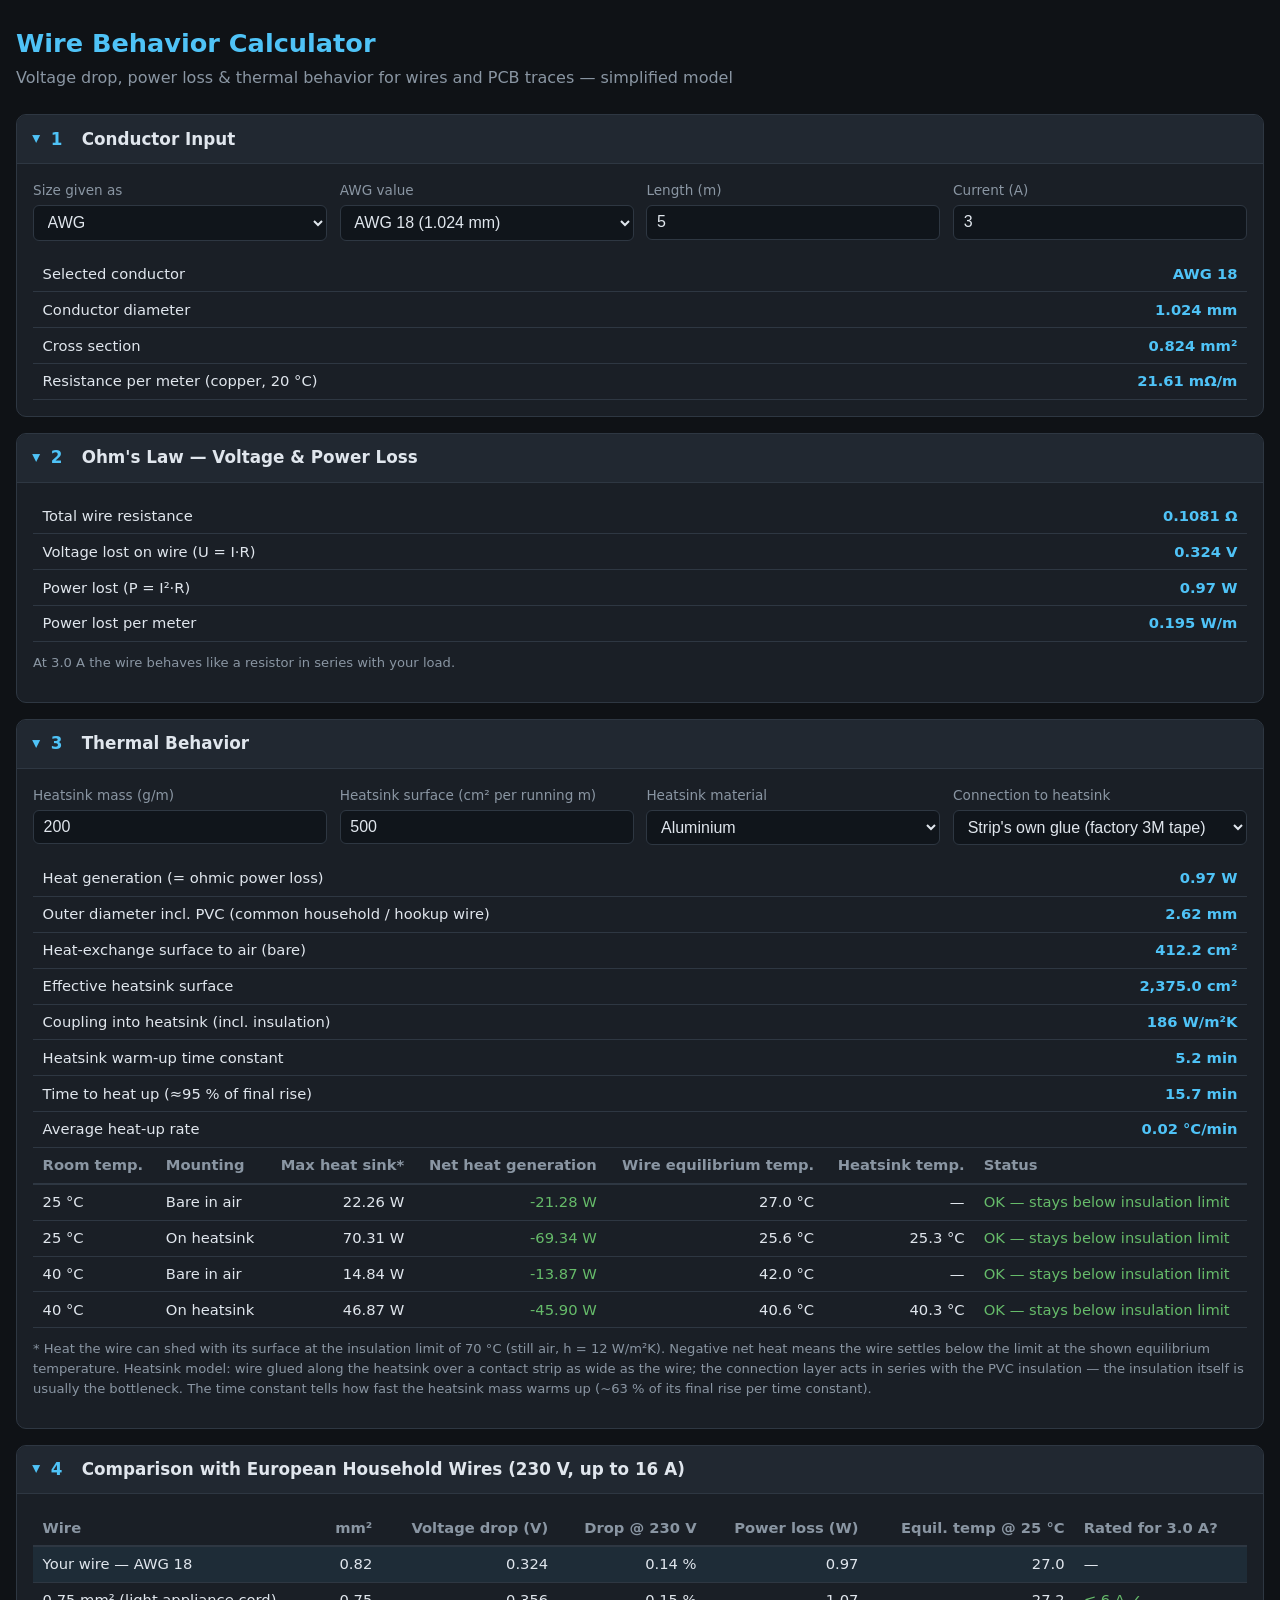
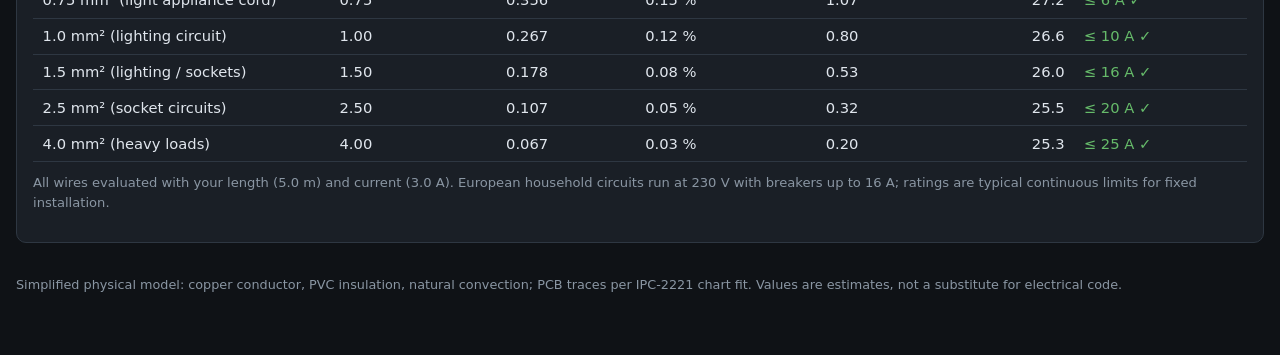
<file: wire_calculation/index.html>
<!DOCTYPE html>
<html lang="en">
<head>
    <meta charset="UTF-8">
    <meta name="viewport" content="width=device-width, initial-scale=1.0">
    <title>Wire Behavior Calculator</title>
    <link rel="stylesheet" href="css/style.css">
</head>
<body>
    <header>
        <h1>Wire Behavior Calculator</h1>
        <p class="subtitle">Voltage drop, power loss &amp; thermal behavior for wires and PCB traces &mdash; simplified model</p>
    </header>

    <main>
        <!-- Step 0: Input -->
        <details class="step" open id="step-input">
            <summary><h2><span class="step-num">1</span> Conductor Input</h2></summary>
            <div class="step-body">
                <div class="input-grid">
                    <label class="field">
                        <span>Size given as</span>
                        <select id="size-mode">
                            <option value="awg" selected>AWG</option>
                            <option value="diameter">Diameter (mm)</option>
                            <option value="crossSection">Cross section (mm&sup2;)</option>
                            <option value="trace">PCB trace</option>
                        </select>
                    </label>

                    <label class="field" id="awg-field">
                        <span>AWG value</span>
                        <select id="awg-select"></select>
                    </label>

                    <label class="field hidden" id="size-field">
                        <span id="size-label">Diameter (mm)</span>
                        <input type="number" id="size-input" min="0.01" step="0.01" value="1.0">
                    </label>

                    <label class="field hidden trace-field">
                        <span>Trace width (mm)</span>
                        <input type="number" id="trace-width" min="0.05" step="0.1" value="2.0">
                    </label>

                    <label class="field hidden trace-field">
                        <span>Copper weight</span>
                        <select id="copper-weight"></select>
                    </label>

                    <label class="field hidden trace-field">
                        <span>Layer position</span>
                        <select id="trace-layer"></select>
                    </label>

                    <label class="field">
                        <span>Length (m)</span>
                        <input type="number" id="length-input" min="0.01" step="0.1" value="5">
                    </label>

                    <label class="field">
                        <span>Current (A)</span>
                        <input type="number" id="current-input" min="0" step="0.1" value="3">
                    </label>
                </div>
                <div id="input-summary" class="output"></div>
            </div>
        </details>

        <!-- Step 1: Ohm's law -->
        <details class="step" open>
            <summary><h2><span class="step-num">2</span> Ohm's Law &mdash; Voltage &amp; Power Loss</h2></summary>
            <div class="step-body">
                <div id="ohms-output" class="output"></div>
            </div>
        </details>

        <!-- Step 2: Thermal (wire in air / on heatsink) -->
        <details class="step" open id="step-wire-thermal">
            <summary><h2><span class="step-num">3</span> Thermal Behavior</h2></summary>
            <div class="step-body">
                <div class="input-grid">
                    <label class="field">
                        <span>Heatsink mass (g/m)</span>
                        <input type="number" id="heatsink-mass" min="0" step="10" value="200">
                    </label>
                    <label class="field">
                        <span>Heatsink surface (cm&sup2; per running m)</span>
                        <input type="number" id="heatsink-surface" min="0" step="10" value="500">
                    </label>
                    <label class="field">
                        <span>Heatsink material</span>
                        <select id="heatsink-material"></select>
                    </label>
                    <label class="field">
                        <span>Connection to heatsink</span>
                        <select id="heatsink-connection"></select>
                    </label>
                </div>
                <div id="thermal-output" class="output"></div>
            </div>
        </details>

        <!-- Step 2 (PCB mode): IPC-2221 trace heating -->
        <details class="step hidden" open id="step-trace-thermal">
            <summary><h2><span class="step-num">3</span> Trace Heating (IPC-2221)</h2></summary>
            <div class="step-body">
                <div id="trace-thermal-output" class="output"></div>
            </div>
        </details>

        <!-- Step 3: Household comparison -->
        <details class="step" open>
            <summary><h2><span class="step-num">4</span> Comparison with European Household Wires (230&nbsp;V, up to 16&nbsp;A)</h2></summary>
            <div class="step-body">
                <div id="comparison-output" class="output"></div>
            </div>
        </details>
    </main>

    <footer>
        <p>Simplified physical model: copper conductor, PVC insulation, natural convection; PCB traces per IPC-2221 chart fit. Values are estimates, not a substitute for electrical code.</p>
    </footer>

    <script type="module">
        import { App } from './js/app.js';
        new App().init();
    </script>
</body>
</html>
</file>
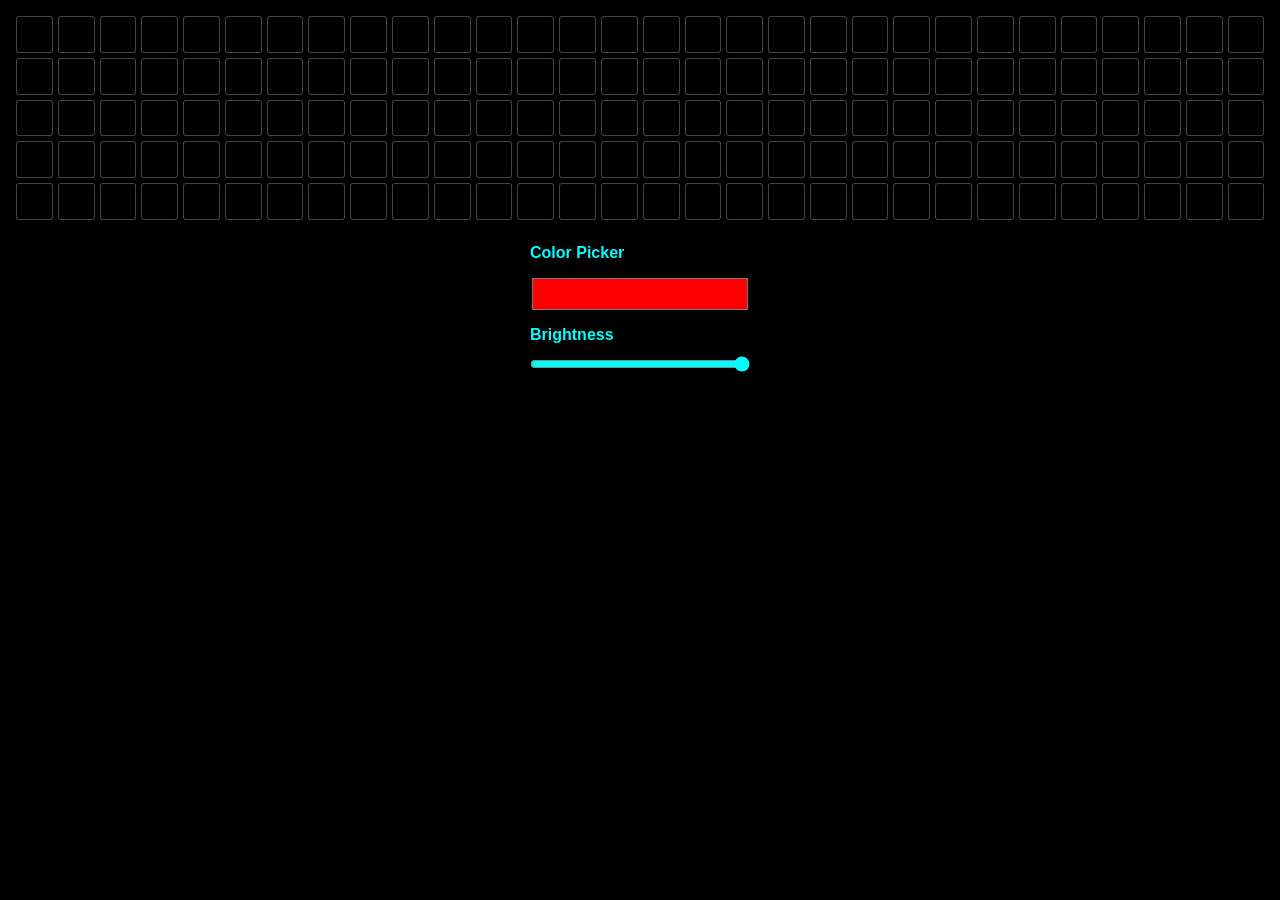
<file: client/GEdge-html/np/index.html>
<!DOCTYPE html>
<html lang="en">
<head>
    <meta charset="UTF-8">
    <meta name="viewport" content="width=device-width, initial-scale=1.0">
    <title>LED Control</title>
    <link rel="stylesheet" href="css/style.css">
</head>
<body>
    <div id="strip-container">
        <div id="led-grid"></div>
    </div>

    <div id="controls">
        <h3>Color Picker</h3>
        <input type="color" id="colorPicker" value="#ff0000">

        <h3>Brightness</h3>
        <input type="range" id="brightnessSlider" min="1" max="100" value="100">
    </div>

    <script src="js/Util.js"></script>
    <script src="js/InputLED.js"></script>
    <script src="js/StripArea.js"></script>
    <script src="js/main.js"></script>
</body>
</html>
</file>
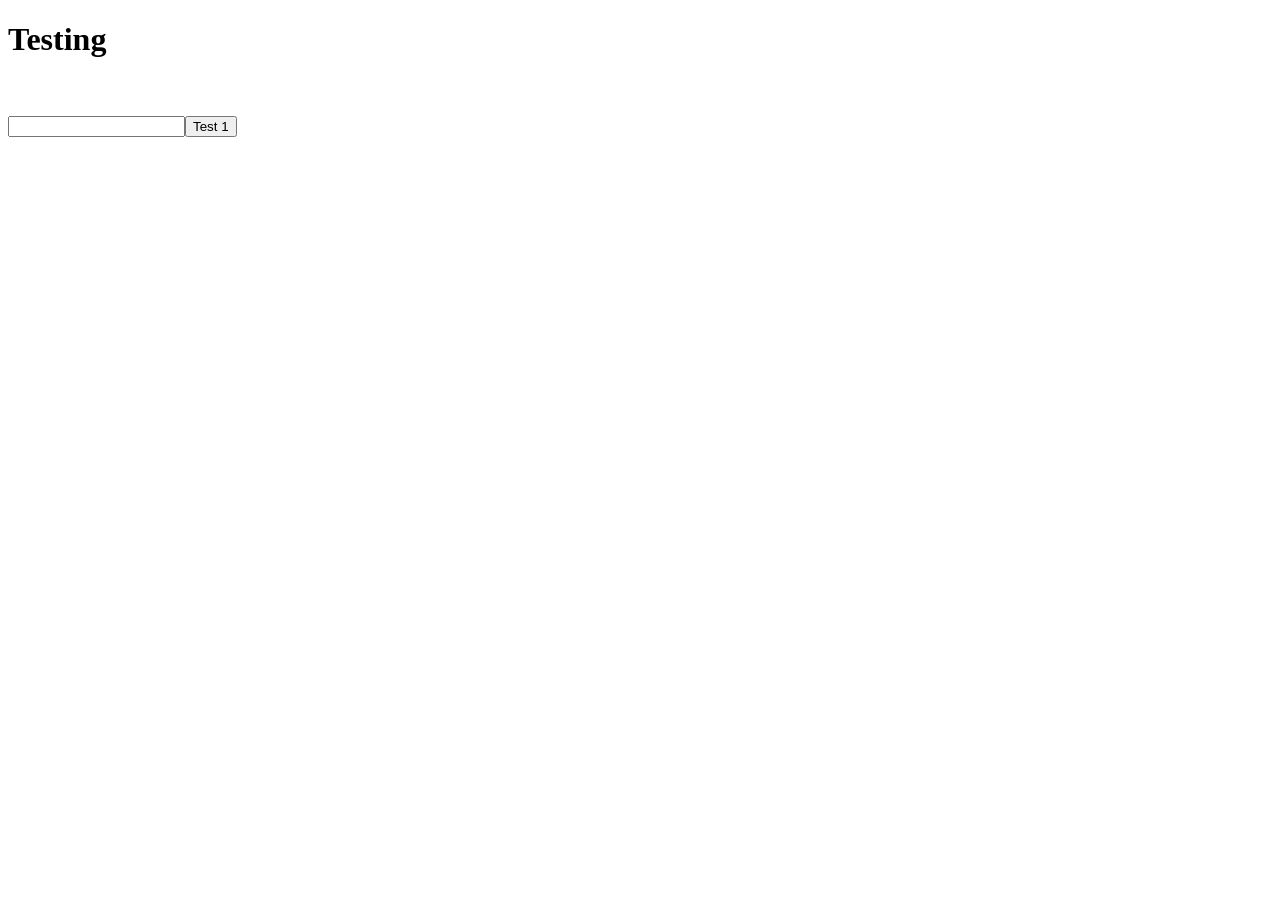
<file: client/GEdge-html/plain.html>
<!DOCTYPE html>
<html lang="en">
<head>
    <meta charset="UTF-8">
    <title>Testing</title>

    <script src="js/HTMLInterface.js"></script>

    <script src="js/main.js"></script>
</head>
<body>
<div id="app">

</div>
</body>
</html>
</file>
<file: wire_calculation/css/style.css>
:root {
    color-scheme: dark;
    --bg: #0f1216;
    --bg-card: #1a1f26;
    --bg-card-header: #212831;
    --bg-input: #10151b;
    --border: #2e3742;
    --text: #e0e6ed;
    --text-dim: #8a96a3;
    --accent: #4fc3f7;
    --good: #66bb6a;
    --warn: #ffa726;
    --bad: #ef5350;
}

* {
    box-sizing: border-box;
}

body {
    margin: 0 auto;
    max-width: 1500px;
    padding: 1.5rem 1rem 3rem;
    background: var(--bg);
    color: var(--text);
    font-family: system-ui, "Segoe UI", Roboto, sans-serif;
    line-height: 1.5;
}

header h1 {
    margin: 0 0 0.25rem;
    font-size: 1.6rem;
    color: var(--accent);
}

.subtitle {
    margin: 0 0 1.5rem;
    color: var(--text-dim);
}

/* ---- collapsible steps ---- */
.step {
    background: var(--bg-card);
    border: 1px solid var(--border);
    border-radius: 10px;
    margin-bottom: 1rem;
    overflow: hidden;
}

.step summary {
    cursor: pointer;
    padding: 0.7rem 1rem;
    background: var(--bg-card-header);
    list-style: none;
    display: flex;
    align-items: center;
    user-select: none;
}

.step summary::-webkit-details-marker {
    display: none;
}

.step summary::before {
    content: "\25B8";
    color: var(--accent);
    margin-right: 0.6rem;
    transition: transform 0.15s ease;
}

.step[open] summary::before {
    transform: rotate(90deg);
}

.step summary h2 {
    margin: 0;
    font-size: 1.05rem;
    font-weight: 600;
}

.step-num {
    display: inline-block;
    min-width: 1.5em;
    color: var(--accent);
}

.step-body {
    padding: 1rem;
    border-top: 1px solid var(--border);
}

/* ---- inputs ---- */
.input-grid {
    display: grid;
    grid-template-columns: repeat(auto-fit, minmax(160px, 1fr));
    gap: 0.8rem;
    margin-bottom: 1rem;
}

.field {
    display: flex;
    flex-direction: column;
    gap: 0.3rem;
    font-size: 0.85rem;
    color: var(--text-dim);
}

.field input,
.field select {
    background: var(--bg-input);
    color: var(--text);
    border: 1px solid var(--border);
    border-radius: 6px;
    padding: 0.45rem 0.6rem;
    font-size: 1rem;
}

.field input:focus,
.field select:focus {
    outline: 1px solid var(--accent);
    border-color: var(--accent);
}

.hidden {
    display: none;
}

/* ---- outputs ---- */
.output table {
    width: 100%;
    border-collapse: collapse;
    font-size: 0.92rem;
}

.output th,
.output td {
    text-align: left;
    padding: 0.4rem 0.6rem;
    border-bottom: 1px solid var(--border);
}

.output thead th {
    color: var(--text-dim);
    font-weight: 600;
    border-bottom: 2px solid var(--border);
}

.output td.num,
.output th.num {
    text-align: right;
    font-variant-numeric: tabular-nums;
}

.output .value {
    color: var(--accent);
    font-weight: 600;
}

.good { color: var(--good); }
.warn { color: var(--warn); }
.bad  { color: var(--bad); }

.row-highlight {
    background: rgba(79, 195, 247, 0.08);
}

.note {
    color: var(--text-dim);
    font-size: 0.82rem;
    margin-top: 0.7rem;
}

.error {
    color: var(--bad);
}

.table-wrap {
    overflow-x: auto;
}

footer p {
    color: var(--text-dim);
    font-size: 0.8rem;
    margin-top: 2rem;
}
</file>
<file: client/GEdge-html/np/css/style.css>
* {
    box-sizing: border-box;
    margin: 0;
    padding: 0;
}

body {
    background-color: #000;
    color: aqua;
    font-family: sans-serif;
    display: flex;
    flex-direction: column;
    align-items: center;
    min-height: 100vh;
    padding: 16px;
    user-select: none;
}

#strip-container {
    width: 100%;
    margin-bottom: 24px;
}

#led-grid {
    display: grid;
    gap: 5px;
    width: 100%;
}

.led-cell {
    background-color: #000000;
    border: 1px solid #ffffff44;
    border-radius: 3px;
    aspect-ratio: 1 / 1;
    cursor: crosshair;
    transition: border-color 0.1s;
}

.led-cell:hover {
    border-color: #ffffffaa;
}

#controls {
    display: flex;
    flex-direction: column;
    align-items: center;
    gap: 12px;
    width: 220px;
}

#controls h3 {
    color: aqua;
    font-size: 1rem;
    align-self: flex-start;
}

#colorPicker {
    width: 100%;
    height: 40px;
    border: none;
    background: none;
    cursor: pointer;
    padding: 0;
}

#brightnessSlider {
    width: 100%;
    accent-color: aqua;
    cursor: pointer;
}
</file>
